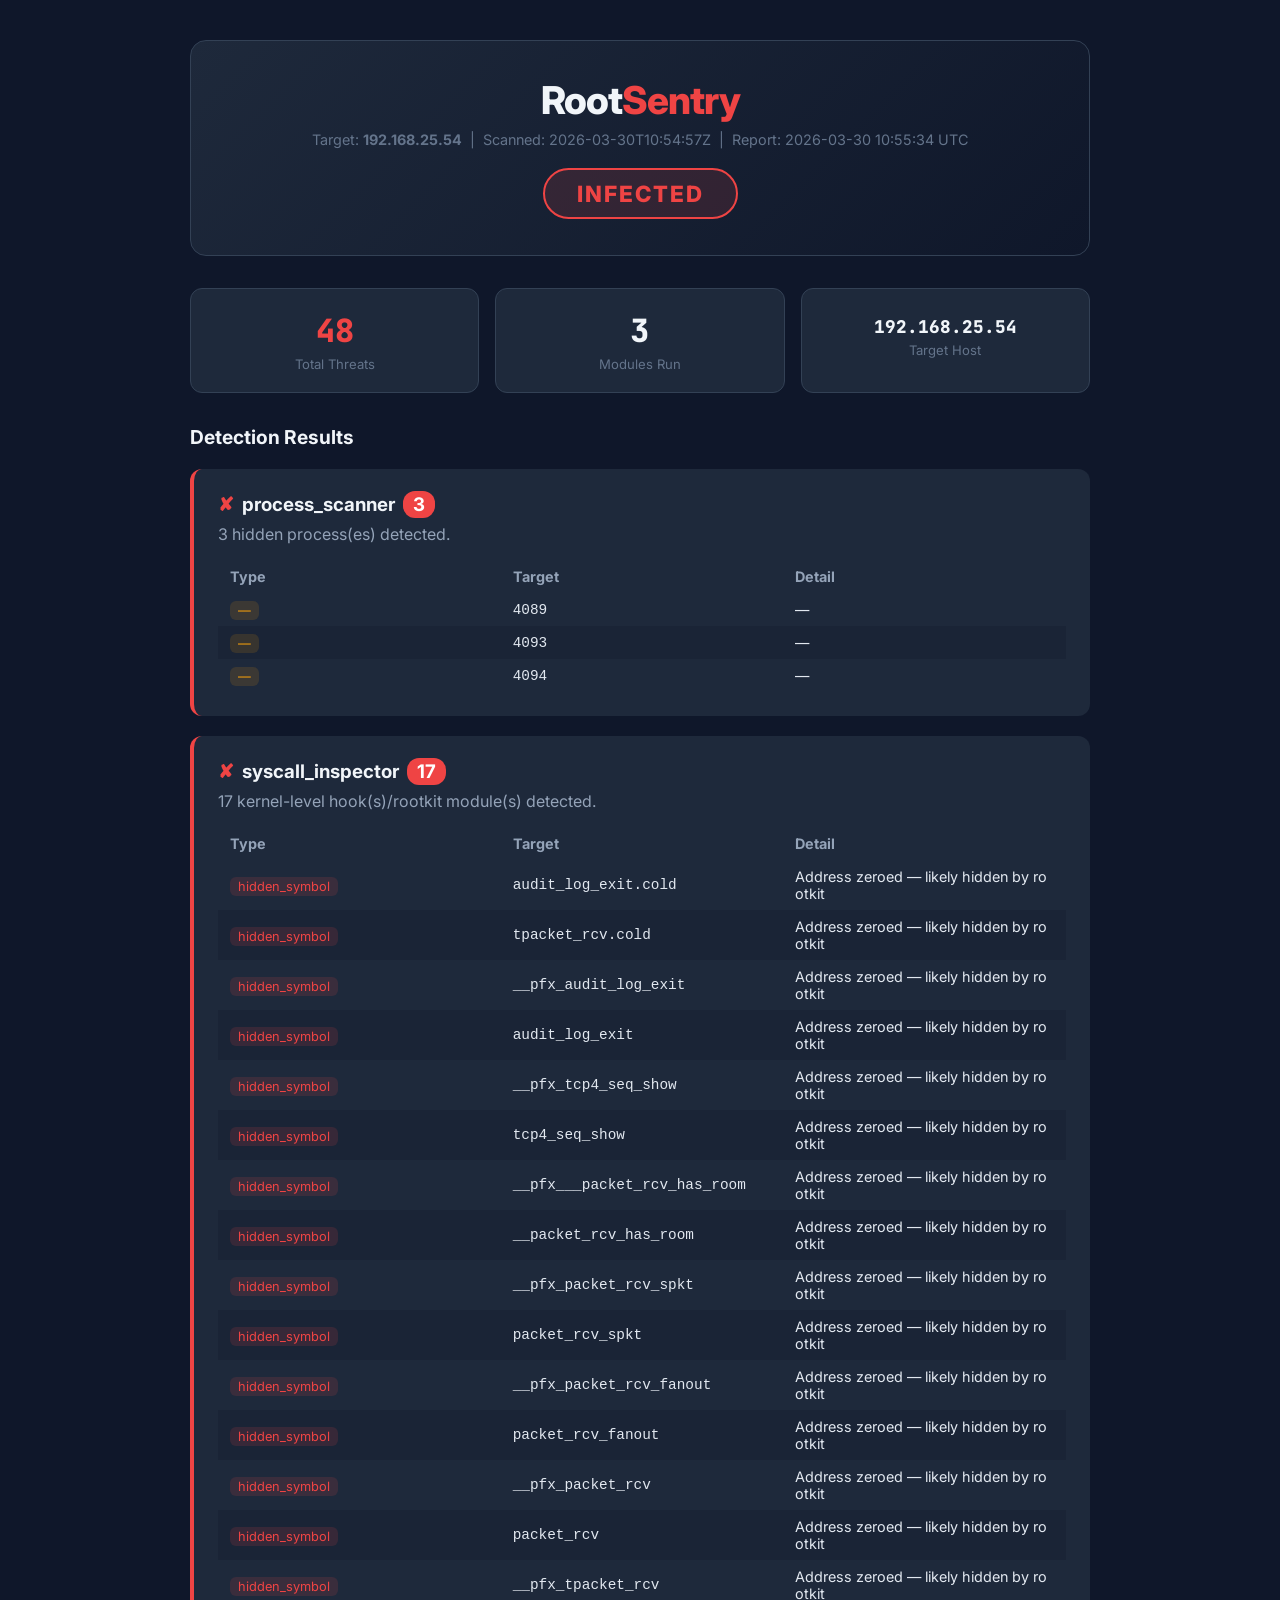
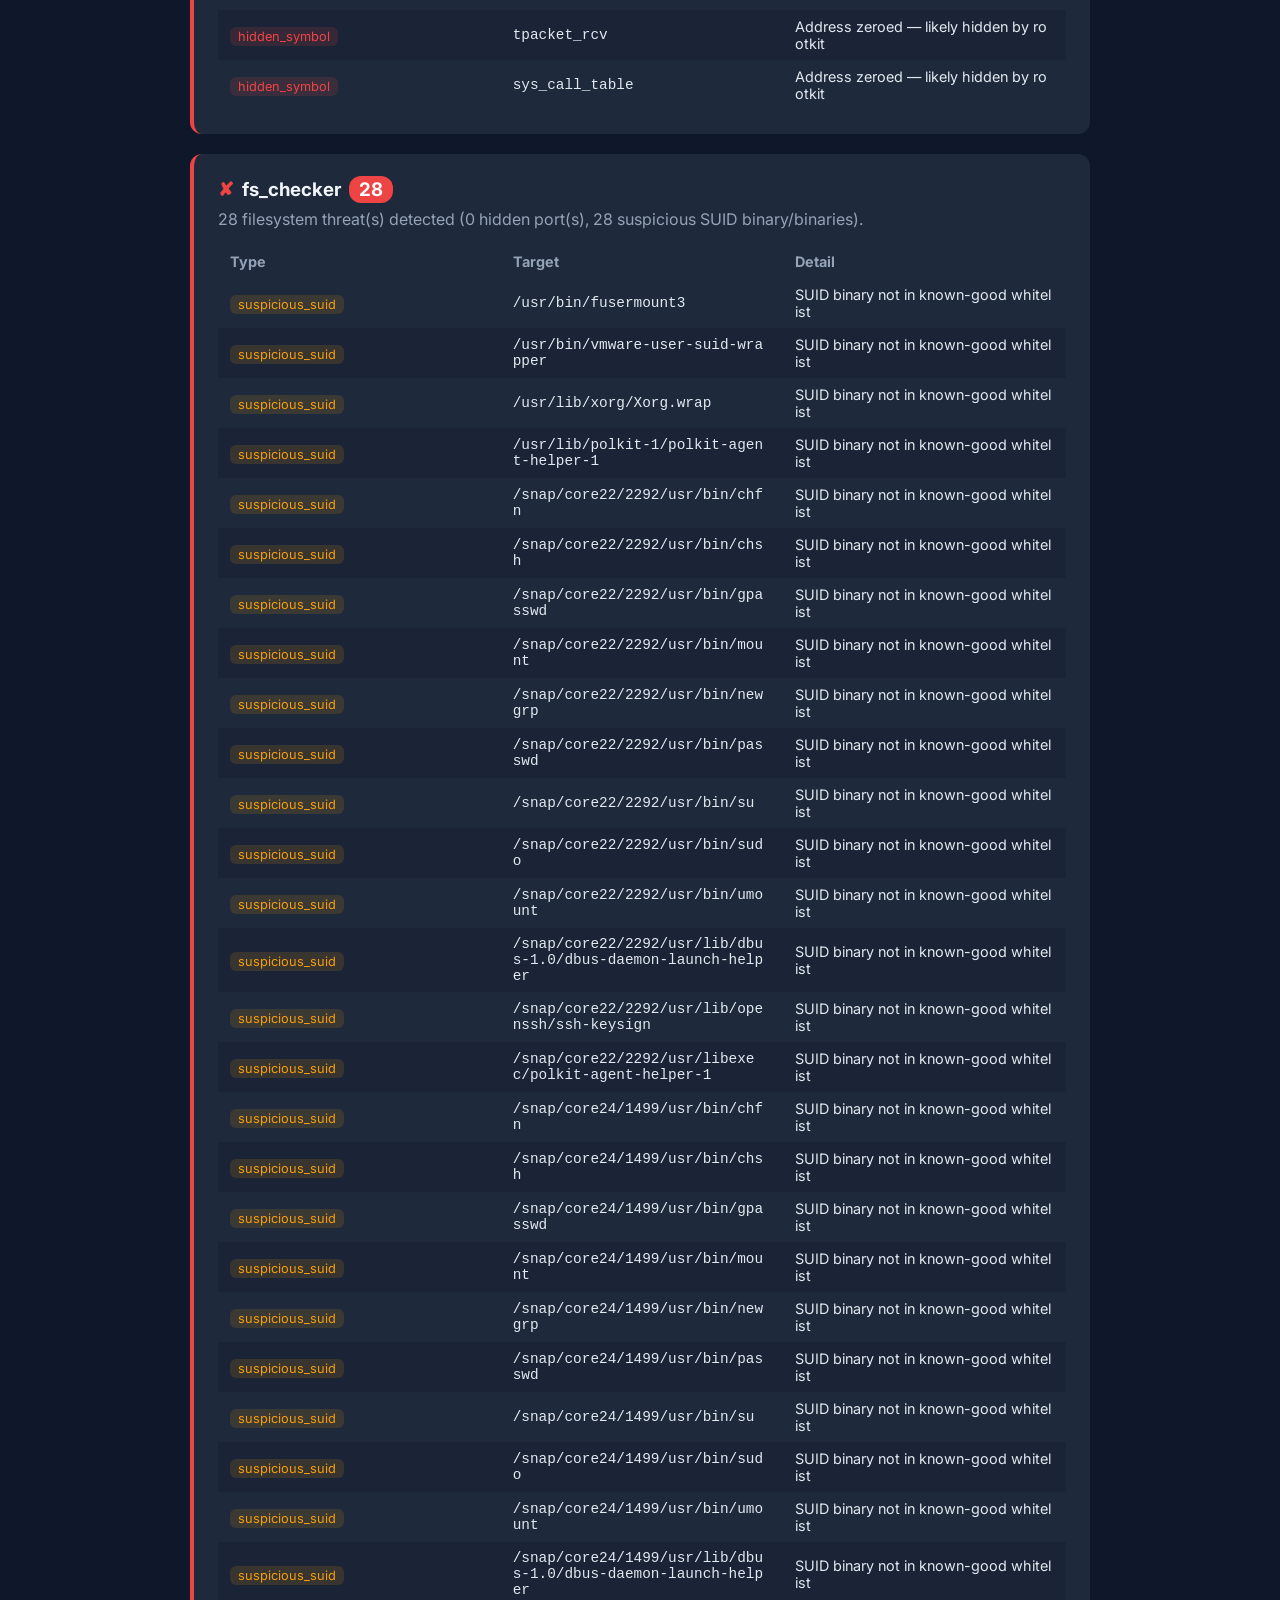
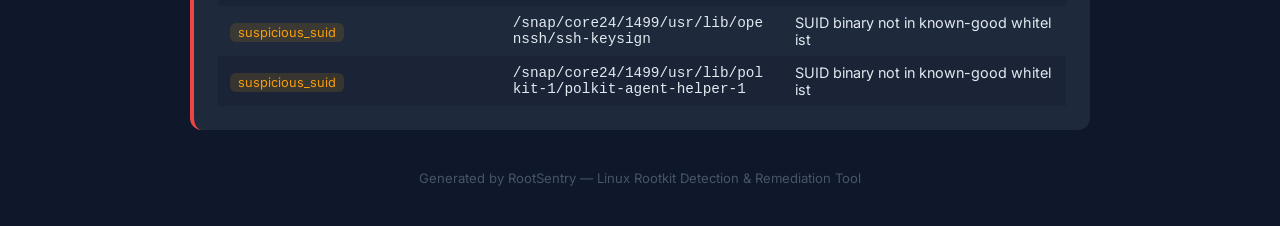
<file: reports/report_192_168_25_54_20260330_105534.html>
<!DOCTYPE html>
<html lang="en">
<head>
  <meta charset="UTF-8" />
  <meta name="viewport" content="width=device-width, initial-scale=1.0" />
  <title>RootSentry Report — 192.168.25.54</title>
  <link href="https://fonts.googleapis.com/css2?family=Inter:wght@400;500;600;700&family=JetBrains+Mono&display=swap" rel="stylesheet"/>
  <style>
    *, *::before, *::after { box-sizing: border-box; margin: 0; padding: 0; }
    body {
      font-family: 'Inter', sans-serif;
      background: #0f172a;
      color: #e2e8f0;
      padding: 40px 20px;
      min-height: 100vh;
    }
    .container { max-width: 900px; margin: 0 auto; }
    .header {
      background: linear-gradient(135deg, #1e293b, #0f172a);
      border: 1px solid #334155;
      border-radius: 16px;
      padding: 36px;
      margin-bottom: 32px;
      text-align: center;
    }
    .logo { font-size: 2.4rem; font-weight: 800; color: #f1f5f9; letter-spacing: -1px; }
    .logo span { color: #ef4444; }
    .meta { color: #64748b; font-size: 0.9rem; margin-top: 8px; }
    .risk-badge {
      display: inline-block;
      margin-top: 20px;
      padding: 10px 32px;
      background: #ef444422;
      border: 2px solid #ef4444;
      border-radius: 100px;
      color: #ef4444;
      font-size: 1.4rem;
      font-weight: 800;
      letter-spacing: 2px;
      text-transform: uppercase;
    }
    .stats-row {
      display: grid;
      grid-template-columns: repeat(3, 1fr);
      gap: 16px;
      margin-bottom: 32px;
    }
    .stat-card {
      background: #1e293b;
      border-radius: 12px;
      padding: 20px;
      text-align: center;
      border: 1px solid #334155;
    }
    .stat-card .value {
      font-size: 2rem;
      font-weight: 800;
      color: #f1f5f9;
      font-family: 'JetBrains Mono', monospace;
    }
    .stat-card .label { color: #64748b; font-size: 0.82rem; margin-top: 4px; }
    h2 { color: #f1f5f9; margin-bottom: 20px; font-size: 1.2rem; }
    table { table-layout: fixed; }
    table td, table th { padding: 8px 12px; word-break: break-all; }
    tr:nth-child(even) { background: #0f172a44; }
    .footer { text-align: center; color: #475569; font-size: 0.82rem; margin-top: 40px; }
  </style>
</head>
<body>
<div class="container">
  <div class="header">
    <div class="logo">Root<span>Sentry</span></div>
    <div class="meta">Target: <b>192.168.25.54</b> &nbsp;|&nbsp; Scanned: 2026-03-30T10:54:57Z &nbsp;|&nbsp; Report: 2026-03-30 10:55:34 UTC</div>
    <div class="risk-badge">infected</div>
  </div>

  <div class="stats-row">
    <div class="stat-card">
      <div class="value" style="color:#ef4444">48</div>
      <div class="label">Total Threats</div>
    </div>
    <div class="stat-card">
      <div class="value">3</div>
      <div class="label">Modules Run</div>
    </div>
    <div class="stat-card">
      <div class="value" style="font-size:1.1rem;padding-top:6px">192.168.25.54</div>
      <div class="label">Target Host</div>
    </div>
  </div>

  <h2>Detection Results</h2>
  
    <div style="background:#1e293b;border-radius:12px;padding:24px;margin-bottom:20px;
                border-left:4px solid #ef4444">
      <h3 style="margin:0 0 8px;color:#f1f5f9">
        <span style="color:#ef4444">✘</span>
        &nbsp;process_scanner
        &nbsp;<span style="background:#ef4444;padding:2px 10px;border-radius:12px;color:#fff;font-weight:700">3</span>
      </h3>
      <p style="color:#94a3b8;margin:0 0 16px">3 hidden process(es) detected.</p>
      
    <table style="width:100%;border-collapse:collapse;font-size:0.9rem">
      <thead>
        <tr style="background:#1e293b;color:#94a3b8;text-align:left">
          <th style="padding:8px 12px">Type</th>
          <th style="padding:8px 12px">Target</th>
          <th style="padding:8px 12px">Detail</th>
        </tr>
      </thead>
      <tbody>
        <tr>
          <td><span style="background:#f59e0b22;color:#f59e0b;padding:2px 8px;
              border-radius:6px;font-size:0.8rem">—</span></td>
          <td style="font-family:monospace">4089</td>
          <td>—</td>
        </tr>
        <tr>
          <td><span style="background:#f59e0b22;color:#f59e0b;padding:2px 8px;
              border-radius:6px;font-size:0.8rem">—</span></td>
          <td style="font-family:monospace">4093</td>
          <td>—</td>
        </tr>
        <tr>
          <td><span style="background:#f59e0b22;color:#f59e0b;padding:2px 8px;
              border-radius:6px;font-size:0.8rem">—</span></td>
          <td style="font-family:monospace">4094</td>
          <td>—</td>
        </tr></tbody>
    </table>
    </div>
    <div style="background:#1e293b;border-radius:12px;padding:24px;margin-bottom:20px;
                border-left:4px solid #ef4444">
      <h3 style="margin:0 0 8px;color:#f1f5f9">
        <span style="color:#ef4444">✘</span>
        &nbsp;syscall_inspector
        &nbsp;<span style="background:#ef4444;padding:2px 10px;border-radius:12px;color:#fff;font-weight:700">17</span>
      </h3>
      <p style="color:#94a3b8;margin:0 0 16px">17 kernel-level hook(s)/rootkit module(s) detected.</p>
      
    <table style="width:100%;border-collapse:collapse;font-size:0.9rem">
      <thead>
        <tr style="background:#1e293b;color:#94a3b8;text-align:left">
          <th style="padding:8px 12px">Type</th>
          <th style="padding:8px 12px">Target</th>
          <th style="padding:8px 12px">Detail</th>
        </tr>
      </thead>
      <tbody>
        <tr>
          <td><span style="background:#ef444422;color:#ef4444;padding:2px 8px;
              border-radius:6px;font-size:0.8rem">hidden_symbol</span></td>
          <td style="font-family:monospace">audit_log_exit.cold</td>
          <td>Address zeroed — likely hidden by rootkit</td>
        </tr>
        <tr>
          <td><span style="background:#ef444422;color:#ef4444;padding:2px 8px;
              border-radius:6px;font-size:0.8rem">hidden_symbol</span></td>
          <td style="font-family:monospace">tpacket_rcv.cold</td>
          <td>Address zeroed — likely hidden by rootkit</td>
        </tr>
        <tr>
          <td><span style="background:#ef444422;color:#ef4444;padding:2px 8px;
              border-radius:6px;font-size:0.8rem">hidden_symbol</span></td>
          <td style="font-family:monospace">__pfx_audit_log_exit</td>
          <td>Address zeroed — likely hidden by rootkit</td>
        </tr>
        <tr>
          <td><span style="background:#ef444422;color:#ef4444;padding:2px 8px;
              border-radius:6px;font-size:0.8rem">hidden_symbol</span></td>
          <td style="font-family:monospace">audit_log_exit</td>
          <td>Address zeroed — likely hidden by rootkit</td>
        </tr>
        <tr>
          <td><span style="background:#ef444422;color:#ef4444;padding:2px 8px;
              border-radius:6px;font-size:0.8rem">hidden_symbol</span></td>
          <td style="font-family:monospace">__pfx_tcp4_seq_show</td>
          <td>Address zeroed — likely hidden by rootkit</td>
        </tr>
        <tr>
          <td><span style="background:#ef444422;color:#ef4444;padding:2px 8px;
              border-radius:6px;font-size:0.8rem">hidden_symbol</span></td>
          <td style="font-family:monospace">tcp4_seq_show</td>
          <td>Address zeroed — likely hidden by rootkit</td>
        </tr>
        <tr>
          <td><span style="background:#ef444422;color:#ef4444;padding:2px 8px;
              border-radius:6px;font-size:0.8rem">hidden_symbol</span></td>
          <td style="font-family:monospace">__pfx___packet_rcv_has_room</td>
          <td>Address zeroed — likely hidden by rootkit</td>
        </tr>
        <tr>
          <td><span style="background:#ef444422;color:#ef4444;padding:2px 8px;
              border-radius:6px;font-size:0.8rem">hidden_symbol</span></td>
          <td style="font-family:monospace">__packet_rcv_has_room</td>
          <td>Address zeroed — likely hidden by rootkit</td>
        </tr>
        <tr>
          <td><span style="background:#ef444422;color:#ef4444;padding:2px 8px;
              border-radius:6px;font-size:0.8rem">hidden_symbol</span></td>
          <td style="font-family:monospace">__pfx_packet_rcv_spkt</td>
          <td>Address zeroed — likely hidden by rootkit</td>
        </tr>
        <tr>
          <td><span style="background:#ef444422;color:#ef4444;padding:2px 8px;
              border-radius:6px;font-size:0.8rem">hidden_symbol</span></td>
          <td style="font-family:monospace">packet_rcv_spkt</td>
          <td>Address zeroed — likely hidden by rootkit</td>
        </tr>
        <tr>
          <td><span style="background:#ef444422;color:#ef4444;padding:2px 8px;
              border-radius:6px;font-size:0.8rem">hidden_symbol</span></td>
          <td style="font-family:monospace">__pfx_packet_rcv_fanout</td>
          <td>Address zeroed — likely hidden by rootkit</td>
        </tr>
        <tr>
          <td><span style="background:#ef444422;color:#ef4444;padding:2px 8px;
              border-radius:6px;font-size:0.8rem">hidden_symbol</span></td>
          <td style="font-family:monospace">packet_rcv_fanout</td>
          <td>Address zeroed — likely hidden by rootkit</td>
        </tr>
        <tr>
          <td><span style="background:#ef444422;color:#ef4444;padding:2px 8px;
              border-radius:6px;font-size:0.8rem">hidden_symbol</span></td>
          <td style="font-family:monospace">__pfx_packet_rcv</td>
          <td>Address zeroed — likely hidden by rootkit</td>
        </tr>
        <tr>
          <td><span style="background:#ef444422;color:#ef4444;padding:2px 8px;
              border-radius:6px;font-size:0.8rem">hidden_symbol</span></td>
          <td style="font-family:monospace">packet_rcv</td>
          <td>Address zeroed — likely hidden by rootkit</td>
        </tr>
        <tr>
          <td><span style="background:#ef444422;color:#ef4444;padding:2px 8px;
              border-radius:6px;font-size:0.8rem">hidden_symbol</span></td>
          <td style="font-family:monospace">__pfx_tpacket_rcv</td>
          <td>Address zeroed — likely hidden by rootkit</td>
        </tr>
        <tr>
          <td><span style="background:#ef444422;color:#ef4444;padding:2px 8px;
              border-radius:6px;font-size:0.8rem">hidden_symbol</span></td>
          <td style="font-family:monospace">tpacket_rcv</td>
          <td>Address zeroed — likely hidden by rootkit</td>
        </tr>
        <tr>
          <td><span style="background:#ef444422;color:#ef4444;padding:2px 8px;
              border-radius:6px;font-size:0.8rem">hidden_symbol</span></td>
          <td style="font-family:monospace">sys_call_table</td>
          <td>Address zeroed — likely hidden by rootkit</td>
        </tr></tbody>
    </table>
    </div>
    <div style="background:#1e293b;border-radius:12px;padding:24px;margin-bottom:20px;
                border-left:4px solid #ef4444">
      <h3 style="margin:0 0 8px;color:#f1f5f9">
        <span style="color:#ef4444">✘</span>
        &nbsp;fs_checker
        &nbsp;<span style="background:#ef4444;padding:2px 10px;border-radius:12px;color:#fff;font-weight:700">28</span>
      </h3>
      <p style="color:#94a3b8;margin:0 0 16px">28 filesystem threat(s) detected (0 hidden port(s), 28 suspicious SUID binary/binaries).</p>
      
    <table style="width:100%;border-collapse:collapse;font-size:0.9rem">
      <thead>
        <tr style="background:#1e293b;color:#94a3b8;text-align:left">
          <th style="padding:8px 12px">Type</th>
          <th style="padding:8px 12px">Target</th>
          <th style="padding:8px 12px">Detail</th>
        </tr>
      </thead>
      <tbody>
        <tr>
          <td><span style="background:#f59e0b22;color:#f59e0b;padding:2px 8px;
              border-radius:6px;font-size:0.8rem">suspicious_suid</span></td>
          <td style="font-family:monospace">/usr/bin/fusermount3</td>
          <td>SUID binary not in known-good whitelist</td>
        </tr>
        <tr>
          <td><span style="background:#f59e0b22;color:#f59e0b;padding:2px 8px;
              border-radius:6px;font-size:0.8rem">suspicious_suid</span></td>
          <td style="font-family:monospace">/usr/bin/vmware-user-suid-wrapper</td>
          <td>SUID binary not in known-good whitelist</td>
        </tr>
        <tr>
          <td><span style="background:#f59e0b22;color:#f59e0b;padding:2px 8px;
              border-radius:6px;font-size:0.8rem">suspicious_suid</span></td>
          <td style="font-family:monospace">/usr/lib/xorg/Xorg.wrap</td>
          <td>SUID binary not in known-good whitelist</td>
        </tr>
        <tr>
          <td><span style="background:#f59e0b22;color:#f59e0b;padding:2px 8px;
              border-radius:6px;font-size:0.8rem">suspicious_suid</span></td>
          <td style="font-family:monospace">/usr/lib/polkit-1/polkit-agent-helper-1</td>
          <td>SUID binary not in known-good whitelist</td>
        </tr>
        <tr>
          <td><span style="background:#f59e0b22;color:#f59e0b;padding:2px 8px;
              border-radius:6px;font-size:0.8rem">suspicious_suid</span></td>
          <td style="font-family:monospace">/snap/core22/2292/usr/bin/chfn</td>
          <td>SUID binary not in known-good whitelist</td>
        </tr>
        <tr>
          <td><span style="background:#f59e0b22;color:#f59e0b;padding:2px 8px;
              border-radius:6px;font-size:0.8rem">suspicious_suid</span></td>
          <td style="font-family:monospace">/snap/core22/2292/usr/bin/chsh</td>
          <td>SUID binary not in known-good whitelist</td>
        </tr>
        <tr>
          <td><span style="background:#f59e0b22;color:#f59e0b;padding:2px 8px;
              border-radius:6px;font-size:0.8rem">suspicious_suid</span></td>
          <td style="font-family:monospace">/snap/core22/2292/usr/bin/gpasswd</td>
          <td>SUID binary not in known-good whitelist</td>
        </tr>
        <tr>
          <td><span style="background:#f59e0b22;color:#f59e0b;padding:2px 8px;
              border-radius:6px;font-size:0.8rem">suspicious_suid</span></td>
          <td style="font-family:monospace">/snap/core22/2292/usr/bin/mount</td>
          <td>SUID binary not in known-good whitelist</td>
        </tr>
        <tr>
          <td><span style="background:#f59e0b22;color:#f59e0b;padding:2px 8px;
              border-radius:6px;font-size:0.8rem">suspicious_suid</span></td>
          <td style="font-family:monospace">/snap/core22/2292/usr/bin/newgrp</td>
          <td>SUID binary not in known-good whitelist</td>
        </tr>
        <tr>
          <td><span style="background:#f59e0b22;color:#f59e0b;padding:2px 8px;
              border-radius:6px;font-size:0.8rem">suspicious_suid</span></td>
          <td style="font-family:monospace">/snap/core22/2292/usr/bin/passwd</td>
          <td>SUID binary not in known-good whitelist</td>
        </tr>
        <tr>
          <td><span style="background:#f59e0b22;color:#f59e0b;padding:2px 8px;
              border-radius:6px;font-size:0.8rem">suspicious_suid</span></td>
          <td style="font-family:monospace">/snap/core22/2292/usr/bin/su</td>
          <td>SUID binary not in known-good whitelist</td>
        </tr>
        <tr>
          <td><span style="background:#f59e0b22;color:#f59e0b;padding:2px 8px;
              border-radius:6px;font-size:0.8rem">suspicious_suid</span></td>
          <td style="font-family:monospace">/snap/core22/2292/usr/bin/sudo</td>
          <td>SUID binary not in known-good whitelist</td>
        </tr>
        <tr>
          <td><span style="background:#f59e0b22;color:#f59e0b;padding:2px 8px;
              border-radius:6px;font-size:0.8rem">suspicious_suid</span></td>
          <td style="font-family:monospace">/snap/core22/2292/usr/bin/umount</td>
          <td>SUID binary not in known-good whitelist</td>
        </tr>
        <tr>
          <td><span style="background:#f59e0b22;color:#f59e0b;padding:2px 8px;
              border-radius:6px;font-size:0.8rem">suspicious_suid</span></td>
          <td style="font-family:monospace">/snap/core22/2292/usr/lib/dbus-1.0/dbus-daemon-launch-helper</td>
          <td>SUID binary not in known-good whitelist</td>
        </tr>
        <tr>
          <td><span style="background:#f59e0b22;color:#f59e0b;padding:2px 8px;
              border-radius:6px;font-size:0.8rem">suspicious_suid</span></td>
          <td style="font-family:monospace">/snap/core22/2292/usr/lib/openssh/ssh-keysign</td>
          <td>SUID binary not in known-good whitelist</td>
        </tr>
        <tr>
          <td><span style="background:#f59e0b22;color:#f59e0b;padding:2px 8px;
              border-radius:6px;font-size:0.8rem">suspicious_suid</span></td>
          <td style="font-family:monospace">/snap/core22/2292/usr/libexec/polkit-agent-helper-1</td>
          <td>SUID binary not in known-good whitelist</td>
        </tr>
        <tr>
          <td><span style="background:#f59e0b22;color:#f59e0b;padding:2px 8px;
              border-radius:6px;font-size:0.8rem">suspicious_suid</span></td>
          <td style="font-family:monospace">/snap/core24/1499/usr/bin/chfn</td>
          <td>SUID binary not in known-good whitelist</td>
        </tr>
        <tr>
          <td><span style="background:#f59e0b22;color:#f59e0b;padding:2px 8px;
              border-radius:6px;font-size:0.8rem">suspicious_suid</span></td>
          <td style="font-family:monospace">/snap/core24/1499/usr/bin/chsh</td>
          <td>SUID binary not in known-good whitelist</td>
        </tr>
        <tr>
          <td><span style="background:#f59e0b22;color:#f59e0b;padding:2px 8px;
              border-radius:6px;font-size:0.8rem">suspicious_suid</span></td>
          <td style="font-family:monospace">/snap/core24/1499/usr/bin/gpasswd</td>
          <td>SUID binary not in known-good whitelist</td>
        </tr>
        <tr>
          <td><span style="background:#f59e0b22;color:#f59e0b;padding:2px 8px;
              border-radius:6px;font-size:0.8rem">suspicious_suid</span></td>
          <td style="font-family:monospace">/snap/core24/1499/usr/bin/mount</td>
          <td>SUID binary not in known-good whitelist</td>
        </tr>
        <tr>
          <td><span style="background:#f59e0b22;color:#f59e0b;padding:2px 8px;
              border-radius:6px;font-size:0.8rem">suspicious_suid</span></td>
          <td style="font-family:monospace">/snap/core24/1499/usr/bin/newgrp</td>
          <td>SUID binary not in known-good whitelist</td>
        </tr>
        <tr>
          <td><span style="background:#f59e0b22;color:#f59e0b;padding:2px 8px;
              border-radius:6px;font-size:0.8rem">suspicious_suid</span></td>
          <td style="font-family:monospace">/snap/core24/1499/usr/bin/passwd</td>
          <td>SUID binary not in known-good whitelist</td>
        </tr>
        <tr>
          <td><span style="background:#f59e0b22;color:#f59e0b;padding:2px 8px;
              border-radius:6px;font-size:0.8rem">suspicious_suid</span></td>
          <td style="font-family:monospace">/snap/core24/1499/usr/bin/su</td>
          <td>SUID binary not in known-good whitelist</td>
        </tr>
        <tr>
          <td><span style="background:#f59e0b22;color:#f59e0b;padding:2px 8px;
              border-radius:6px;font-size:0.8rem">suspicious_suid</span></td>
          <td style="font-family:monospace">/snap/core24/1499/usr/bin/sudo</td>
          <td>SUID binary not in known-good whitelist</td>
        </tr>
        <tr>
          <td><span style="background:#f59e0b22;color:#f59e0b;padding:2px 8px;
              border-radius:6px;font-size:0.8rem">suspicious_suid</span></td>
          <td style="font-family:monospace">/snap/core24/1499/usr/bin/umount</td>
          <td>SUID binary not in known-good whitelist</td>
        </tr>
        <tr>
          <td><span style="background:#f59e0b22;color:#f59e0b;padding:2px 8px;
              border-radius:6px;font-size:0.8rem">suspicious_suid</span></td>
          <td style="font-family:monospace">/snap/core24/1499/usr/lib/dbus-1.0/dbus-daemon-launch-helper</td>
          <td>SUID binary not in known-good whitelist</td>
        </tr>
        <tr>
          <td><span style="background:#f59e0b22;color:#f59e0b;padding:2px 8px;
              border-radius:6px;font-size:0.8rem">suspicious_suid</span></td>
          <td style="font-family:monospace">/snap/core24/1499/usr/lib/openssh/ssh-keysign</td>
          <td>SUID binary not in known-good whitelist</td>
        </tr>
        <tr>
          <td><span style="background:#f59e0b22;color:#f59e0b;padding:2px 8px;
              border-radius:6px;font-size:0.8rem">suspicious_suid</span></td>
          <td style="font-family:monospace">/snap/core24/1499/usr/lib/polkit-1/polkit-agent-helper-1</td>
          <td>SUID binary not in known-good whitelist</td>
        </tr></tbody>
    </table>
    </div>

  

  <div class="footer">
    Generated by RootSentry &mdash; Linux Rootkit Detection &amp; Remediation Tool
  </div>
</div>
</body>
</html>
</file>
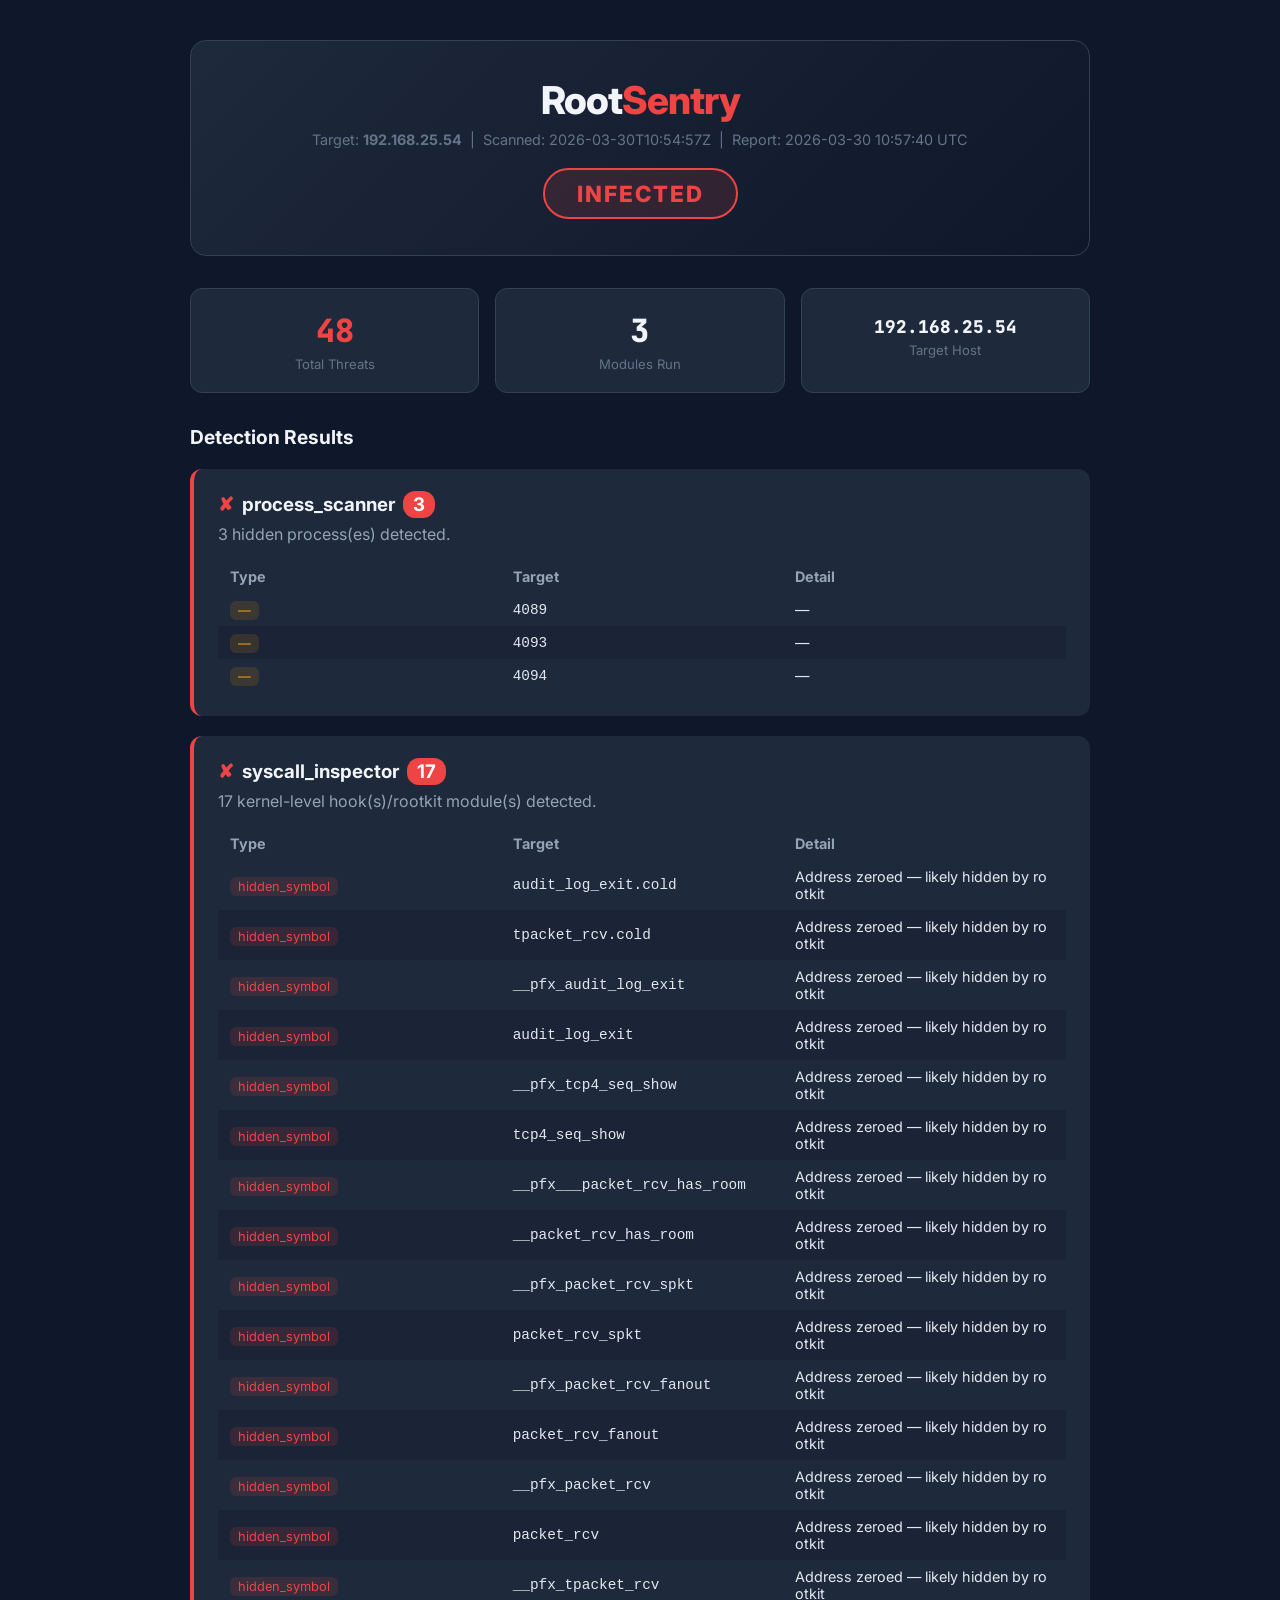
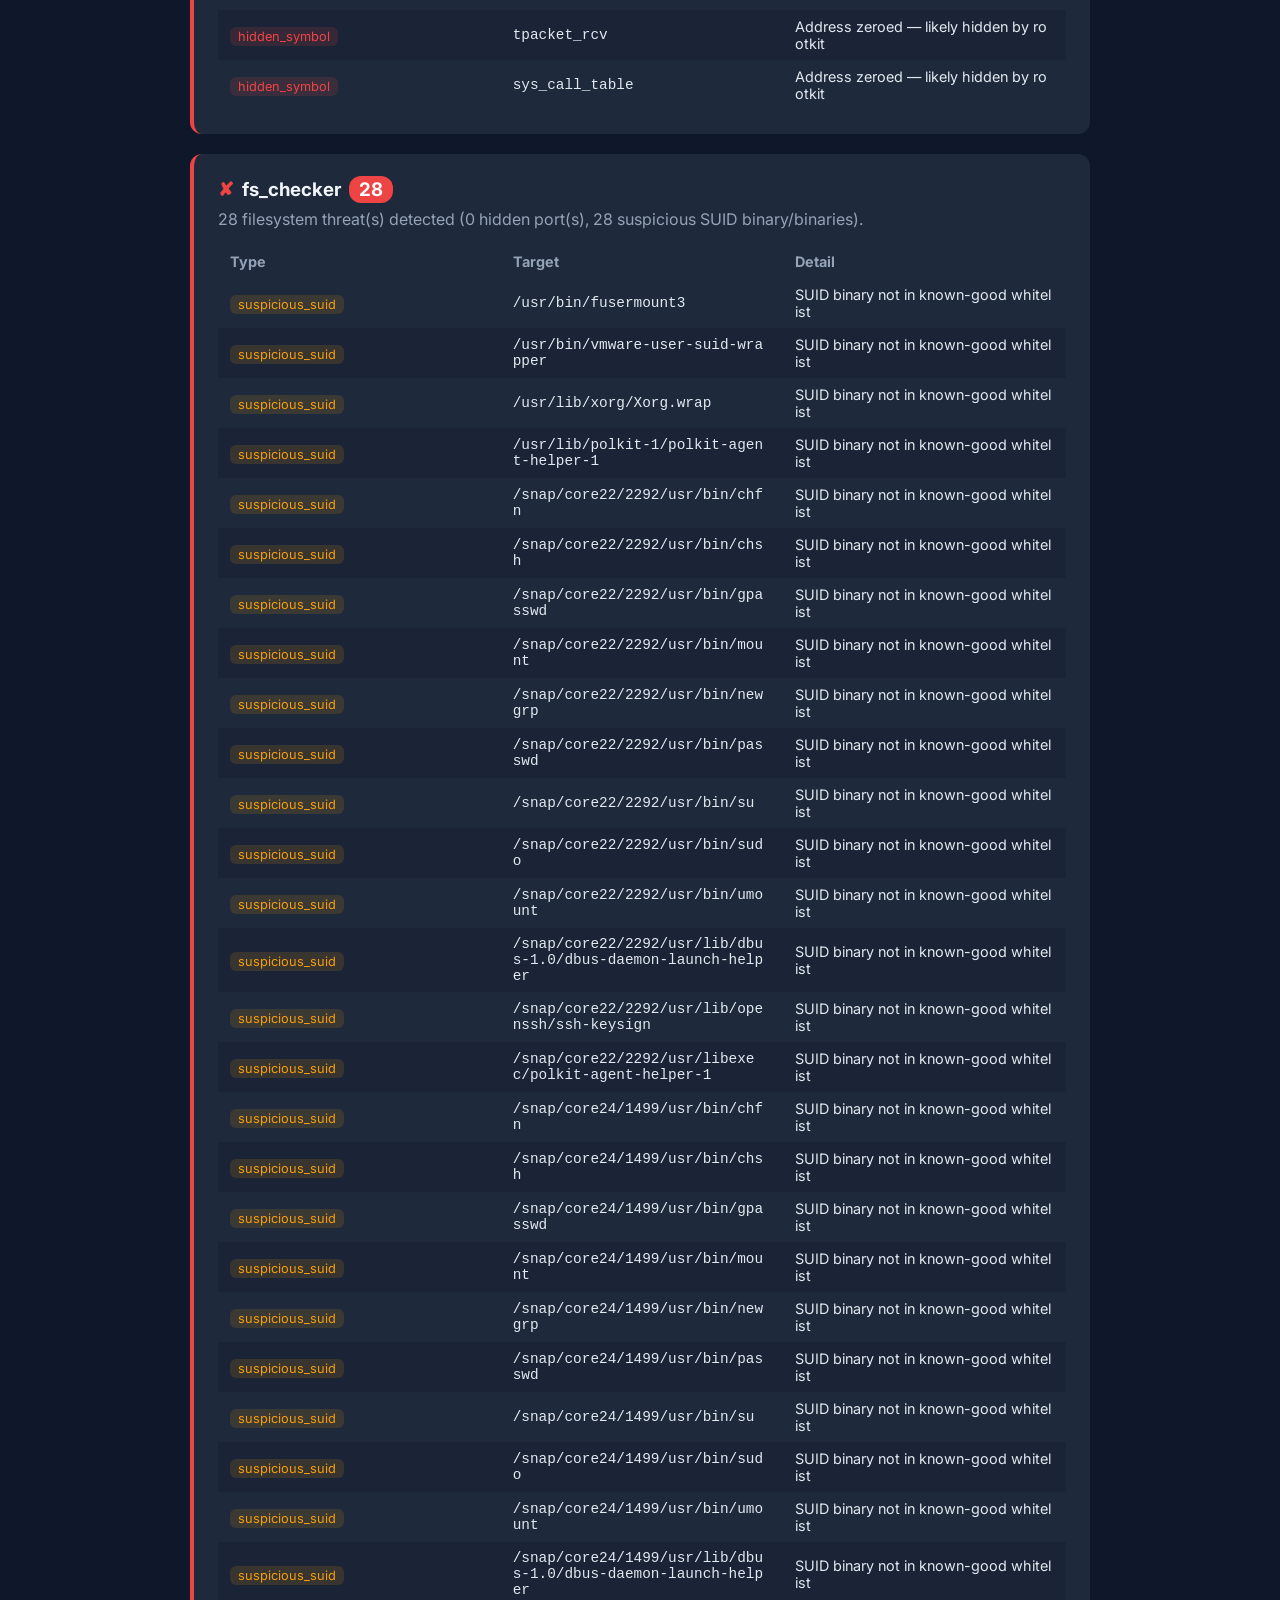
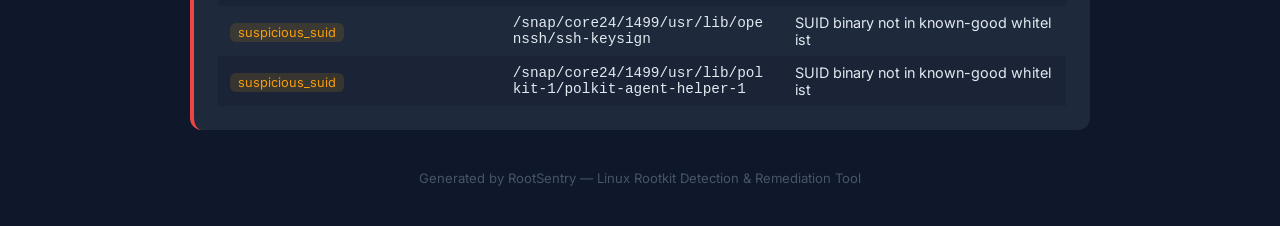
<file: reports/report_192_168_25_54_20260330_105740.html>
<!DOCTYPE html>
<html lang="en">
<head>
  <meta charset="UTF-8" />
  <meta name="viewport" content="width=device-width, initial-scale=1.0" />
  <title>RootSentry Report — 192.168.25.54</title>
  <link href="https://fonts.googleapis.com/css2?family=Inter:wght@400;500;600;700&family=JetBrains+Mono&display=swap" rel="stylesheet"/>
  <style>
    *, *::before, *::after { box-sizing: border-box; margin: 0; padding: 0; }
    body {
      font-family: 'Inter', sans-serif;
      background: #0f172a;
      color: #e2e8f0;
      padding: 40px 20px;
      min-height: 100vh;
    }
    .container { max-width: 900px; margin: 0 auto; }
    .header {
      background: linear-gradient(135deg, #1e293b, #0f172a);
      border: 1px solid #334155;
      border-radius: 16px;
      padding: 36px;
      margin-bottom: 32px;
      text-align: center;
    }
    .logo { font-size: 2.4rem; font-weight: 800; color: #f1f5f9; letter-spacing: -1px; }
    .logo span { color: #ef4444; }
    .meta { color: #64748b; font-size: 0.9rem; margin-top: 8px; }
    .risk-badge {
      display: inline-block;
      margin-top: 20px;
      padding: 10px 32px;
      background: #ef444422;
      border: 2px solid #ef4444;
      border-radius: 100px;
      color: #ef4444;
      font-size: 1.4rem;
      font-weight: 800;
      letter-spacing: 2px;
      text-transform: uppercase;
    }
    .stats-row {
      display: grid;
      grid-template-columns: repeat(3, 1fr);
      gap: 16px;
      margin-bottom: 32px;
    }
    .stat-card {
      background: #1e293b;
      border-radius: 12px;
      padding: 20px;
      text-align: center;
      border: 1px solid #334155;
    }
    .stat-card .value {
      font-size: 2rem;
      font-weight: 800;
      color: #f1f5f9;
      font-family: 'JetBrains Mono', monospace;
    }
    .stat-card .label { color: #64748b; font-size: 0.82rem; margin-top: 4px; }
    h2 { color: #f1f5f9; margin-bottom: 20px; font-size: 1.2rem; }
    table { table-layout: fixed; }
    table td, table th { padding: 8px 12px; word-break: break-all; }
    tr:nth-child(even) { background: #0f172a44; }
    .footer { text-align: center; color: #475569; font-size: 0.82rem; margin-top: 40px; }
  </style>
</head>
<body>
<div class="container">
  <div class="header">
    <div class="logo">Root<span>Sentry</span></div>
    <div class="meta">Target: <b>192.168.25.54</b> &nbsp;|&nbsp; Scanned: 2026-03-30T10:54:57Z &nbsp;|&nbsp; Report: 2026-03-30 10:57:40 UTC</div>
    <div class="risk-badge">infected</div>
  </div>

  <div class="stats-row">
    <div class="stat-card">
      <div class="value" style="color:#ef4444">48</div>
      <div class="label">Total Threats</div>
    </div>
    <div class="stat-card">
      <div class="value">3</div>
      <div class="label">Modules Run</div>
    </div>
    <div class="stat-card">
      <div class="value" style="font-size:1.1rem;padding-top:6px">192.168.25.54</div>
      <div class="label">Target Host</div>
    </div>
  </div>

  <h2>Detection Results</h2>
  
    <div style="background:#1e293b;border-radius:12px;padding:24px;margin-bottom:20px;
                border-left:4px solid #ef4444">
      <h3 style="margin:0 0 8px;color:#f1f5f9">
        <span style="color:#ef4444">✘</span>
        &nbsp;process_scanner
        &nbsp;<span style="background:#ef4444;padding:2px 10px;border-radius:12px;color:#fff;font-weight:700">3</span>
      </h3>
      <p style="color:#94a3b8;margin:0 0 16px">3 hidden process(es) detected.</p>
      
    <table style="width:100%;border-collapse:collapse;font-size:0.9rem">
      <thead>
        <tr style="background:#1e293b;color:#94a3b8;text-align:left">
          <th style="padding:8px 12px">Type</th>
          <th style="padding:8px 12px">Target</th>
          <th style="padding:8px 12px">Detail</th>
        </tr>
      </thead>
      <tbody>
        <tr>
          <td><span style="background:#f59e0b22;color:#f59e0b;padding:2px 8px;
              border-radius:6px;font-size:0.8rem">—</span></td>
          <td style="font-family:monospace">4089</td>
          <td>—</td>
        </tr>
        <tr>
          <td><span style="background:#f59e0b22;color:#f59e0b;padding:2px 8px;
              border-radius:6px;font-size:0.8rem">—</span></td>
          <td style="font-family:monospace">4093</td>
          <td>—</td>
        </tr>
        <tr>
          <td><span style="background:#f59e0b22;color:#f59e0b;padding:2px 8px;
              border-radius:6px;font-size:0.8rem">—</span></td>
          <td style="font-family:monospace">4094</td>
          <td>—</td>
        </tr></tbody>
    </table>
    </div>
    <div style="background:#1e293b;border-radius:12px;padding:24px;margin-bottom:20px;
                border-left:4px solid #ef4444">
      <h3 style="margin:0 0 8px;color:#f1f5f9">
        <span style="color:#ef4444">✘</span>
        &nbsp;syscall_inspector
        &nbsp;<span style="background:#ef4444;padding:2px 10px;border-radius:12px;color:#fff;font-weight:700">17</span>
      </h3>
      <p style="color:#94a3b8;margin:0 0 16px">17 kernel-level hook(s)/rootkit module(s) detected.</p>
      
    <table style="width:100%;border-collapse:collapse;font-size:0.9rem">
      <thead>
        <tr style="background:#1e293b;color:#94a3b8;text-align:left">
          <th style="padding:8px 12px">Type</th>
          <th style="padding:8px 12px">Target</th>
          <th style="padding:8px 12px">Detail</th>
        </tr>
      </thead>
      <tbody>
        <tr>
          <td><span style="background:#ef444422;color:#ef4444;padding:2px 8px;
              border-radius:6px;font-size:0.8rem">hidden_symbol</span></td>
          <td style="font-family:monospace">audit_log_exit.cold</td>
          <td>Address zeroed — likely hidden by rootkit</td>
        </tr>
        <tr>
          <td><span style="background:#ef444422;color:#ef4444;padding:2px 8px;
              border-radius:6px;font-size:0.8rem">hidden_symbol</span></td>
          <td style="font-family:monospace">tpacket_rcv.cold</td>
          <td>Address zeroed — likely hidden by rootkit</td>
        </tr>
        <tr>
          <td><span style="background:#ef444422;color:#ef4444;padding:2px 8px;
              border-radius:6px;font-size:0.8rem">hidden_symbol</span></td>
          <td style="font-family:monospace">__pfx_audit_log_exit</td>
          <td>Address zeroed — likely hidden by rootkit</td>
        </tr>
        <tr>
          <td><span style="background:#ef444422;color:#ef4444;padding:2px 8px;
              border-radius:6px;font-size:0.8rem">hidden_symbol</span></td>
          <td style="font-family:monospace">audit_log_exit</td>
          <td>Address zeroed — likely hidden by rootkit</td>
        </tr>
        <tr>
          <td><span style="background:#ef444422;color:#ef4444;padding:2px 8px;
              border-radius:6px;font-size:0.8rem">hidden_symbol</span></td>
          <td style="font-family:monospace">__pfx_tcp4_seq_show</td>
          <td>Address zeroed — likely hidden by rootkit</td>
        </tr>
        <tr>
          <td><span style="background:#ef444422;color:#ef4444;padding:2px 8px;
              border-radius:6px;font-size:0.8rem">hidden_symbol</span></td>
          <td style="font-family:monospace">tcp4_seq_show</td>
          <td>Address zeroed — likely hidden by rootkit</td>
        </tr>
        <tr>
          <td><span style="background:#ef444422;color:#ef4444;padding:2px 8px;
              border-radius:6px;font-size:0.8rem">hidden_symbol</span></td>
          <td style="font-family:monospace">__pfx___packet_rcv_has_room</td>
          <td>Address zeroed — likely hidden by rootkit</td>
        </tr>
        <tr>
          <td><span style="background:#ef444422;color:#ef4444;padding:2px 8px;
              border-radius:6px;font-size:0.8rem">hidden_symbol</span></td>
          <td style="font-family:monospace">__packet_rcv_has_room</td>
          <td>Address zeroed — likely hidden by rootkit</td>
        </tr>
        <tr>
          <td><span style="background:#ef444422;color:#ef4444;padding:2px 8px;
              border-radius:6px;font-size:0.8rem">hidden_symbol</span></td>
          <td style="font-family:monospace">__pfx_packet_rcv_spkt</td>
          <td>Address zeroed — likely hidden by rootkit</td>
        </tr>
        <tr>
          <td><span style="background:#ef444422;color:#ef4444;padding:2px 8px;
              border-radius:6px;font-size:0.8rem">hidden_symbol</span></td>
          <td style="font-family:monospace">packet_rcv_spkt</td>
          <td>Address zeroed — likely hidden by rootkit</td>
        </tr>
        <tr>
          <td><span style="background:#ef444422;color:#ef4444;padding:2px 8px;
              border-radius:6px;font-size:0.8rem">hidden_symbol</span></td>
          <td style="font-family:monospace">__pfx_packet_rcv_fanout</td>
          <td>Address zeroed — likely hidden by rootkit</td>
        </tr>
        <tr>
          <td><span style="background:#ef444422;color:#ef4444;padding:2px 8px;
              border-radius:6px;font-size:0.8rem">hidden_symbol</span></td>
          <td style="font-family:monospace">packet_rcv_fanout</td>
          <td>Address zeroed — likely hidden by rootkit</td>
        </tr>
        <tr>
          <td><span style="background:#ef444422;color:#ef4444;padding:2px 8px;
              border-radius:6px;font-size:0.8rem">hidden_symbol</span></td>
          <td style="font-family:monospace">__pfx_packet_rcv</td>
          <td>Address zeroed — likely hidden by rootkit</td>
        </tr>
        <tr>
          <td><span style="background:#ef444422;color:#ef4444;padding:2px 8px;
              border-radius:6px;font-size:0.8rem">hidden_symbol</span></td>
          <td style="font-family:monospace">packet_rcv</td>
          <td>Address zeroed — likely hidden by rootkit</td>
        </tr>
        <tr>
          <td><span style="background:#ef444422;color:#ef4444;padding:2px 8px;
              border-radius:6px;font-size:0.8rem">hidden_symbol</span></td>
          <td style="font-family:monospace">__pfx_tpacket_rcv</td>
          <td>Address zeroed — likely hidden by rootkit</td>
        </tr>
        <tr>
          <td><span style="background:#ef444422;color:#ef4444;padding:2px 8px;
              border-radius:6px;font-size:0.8rem">hidden_symbol</span></td>
          <td style="font-family:monospace">tpacket_rcv</td>
          <td>Address zeroed — likely hidden by rootkit</td>
        </tr>
        <tr>
          <td><span style="background:#ef444422;color:#ef4444;padding:2px 8px;
              border-radius:6px;font-size:0.8rem">hidden_symbol</span></td>
          <td style="font-family:monospace">sys_call_table</td>
          <td>Address zeroed — likely hidden by rootkit</td>
        </tr></tbody>
    </table>
    </div>
    <div style="background:#1e293b;border-radius:12px;padding:24px;margin-bottom:20px;
                border-left:4px solid #ef4444">
      <h3 style="margin:0 0 8px;color:#f1f5f9">
        <span style="color:#ef4444">✘</span>
        &nbsp;fs_checker
        &nbsp;<span style="background:#ef4444;padding:2px 10px;border-radius:12px;color:#fff;font-weight:700">28</span>
      </h3>
      <p style="color:#94a3b8;margin:0 0 16px">28 filesystem threat(s) detected (0 hidden port(s), 28 suspicious SUID binary/binaries).</p>
      
    <table style="width:100%;border-collapse:collapse;font-size:0.9rem">
      <thead>
        <tr style="background:#1e293b;color:#94a3b8;text-align:left">
          <th style="padding:8px 12px">Type</th>
          <th style="padding:8px 12px">Target</th>
          <th style="padding:8px 12px">Detail</th>
        </tr>
      </thead>
      <tbody>
        <tr>
          <td><span style="background:#f59e0b22;color:#f59e0b;padding:2px 8px;
              border-radius:6px;font-size:0.8rem">suspicious_suid</span></td>
          <td style="font-family:monospace">/usr/bin/fusermount3</td>
          <td>SUID binary not in known-good whitelist</td>
        </tr>
        <tr>
          <td><span style="background:#f59e0b22;color:#f59e0b;padding:2px 8px;
              border-radius:6px;font-size:0.8rem">suspicious_suid</span></td>
          <td style="font-family:monospace">/usr/bin/vmware-user-suid-wrapper</td>
          <td>SUID binary not in known-good whitelist</td>
        </tr>
        <tr>
          <td><span style="background:#f59e0b22;color:#f59e0b;padding:2px 8px;
              border-radius:6px;font-size:0.8rem">suspicious_suid</span></td>
          <td style="font-family:monospace">/usr/lib/xorg/Xorg.wrap</td>
          <td>SUID binary not in known-good whitelist</td>
        </tr>
        <tr>
          <td><span style="background:#f59e0b22;color:#f59e0b;padding:2px 8px;
              border-radius:6px;font-size:0.8rem">suspicious_suid</span></td>
          <td style="font-family:monospace">/usr/lib/polkit-1/polkit-agent-helper-1</td>
          <td>SUID binary not in known-good whitelist</td>
        </tr>
        <tr>
          <td><span style="background:#f59e0b22;color:#f59e0b;padding:2px 8px;
              border-radius:6px;font-size:0.8rem">suspicious_suid</span></td>
          <td style="font-family:monospace">/snap/core22/2292/usr/bin/chfn</td>
          <td>SUID binary not in known-good whitelist</td>
        </tr>
        <tr>
          <td><span style="background:#f59e0b22;color:#f59e0b;padding:2px 8px;
              border-radius:6px;font-size:0.8rem">suspicious_suid</span></td>
          <td style="font-family:monospace">/snap/core22/2292/usr/bin/chsh</td>
          <td>SUID binary not in known-good whitelist</td>
        </tr>
        <tr>
          <td><span style="background:#f59e0b22;color:#f59e0b;padding:2px 8px;
              border-radius:6px;font-size:0.8rem">suspicious_suid</span></td>
          <td style="font-family:monospace">/snap/core22/2292/usr/bin/gpasswd</td>
          <td>SUID binary not in known-good whitelist</td>
        </tr>
        <tr>
          <td><span style="background:#f59e0b22;color:#f59e0b;padding:2px 8px;
              border-radius:6px;font-size:0.8rem">suspicious_suid</span></td>
          <td style="font-family:monospace">/snap/core22/2292/usr/bin/mount</td>
          <td>SUID binary not in known-good whitelist</td>
        </tr>
        <tr>
          <td><span style="background:#f59e0b22;color:#f59e0b;padding:2px 8px;
              border-radius:6px;font-size:0.8rem">suspicious_suid</span></td>
          <td style="font-family:monospace">/snap/core22/2292/usr/bin/newgrp</td>
          <td>SUID binary not in known-good whitelist</td>
        </tr>
        <tr>
          <td><span style="background:#f59e0b22;color:#f59e0b;padding:2px 8px;
              border-radius:6px;font-size:0.8rem">suspicious_suid</span></td>
          <td style="font-family:monospace">/snap/core22/2292/usr/bin/passwd</td>
          <td>SUID binary not in known-good whitelist</td>
        </tr>
        <tr>
          <td><span style="background:#f59e0b22;color:#f59e0b;padding:2px 8px;
              border-radius:6px;font-size:0.8rem">suspicious_suid</span></td>
          <td style="font-family:monospace">/snap/core22/2292/usr/bin/su</td>
          <td>SUID binary not in known-good whitelist</td>
        </tr>
        <tr>
          <td><span style="background:#f59e0b22;color:#f59e0b;padding:2px 8px;
              border-radius:6px;font-size:0.8rem">suspicious_suid</span></td>
          <td style="font-family:monospace">/snap/core22/2292/usr/bin/sudo</td>
          <td>SUID binary not in known-good whitelist</td>
        </tr>
        <tr>
          <td><span style="background:#f59e0b22;color:#f59e0b;padding:2px 8px;
              border-radius:6px;font-size:0.8rem">suspicious_suid</span></td>
          <td style="font-family:monospace">/snap/core22/2292/usr/bin/umount</td>
          <td>SUID binary not in known-good whitelist</td>
        </tr>
        <tr>
          <td><span style="background:#f59e0b22;color:#f59e0b;padding:2px 8px;
              border-radius:6px;font-size:0.8rem">suspicious_suid</span></td>
          <td style="font-family:monospace">/snap/core22/2292/usr/lib/dbus-1.0/dbus-daemon-launch-helper</td>
          <td>SUID binary not in known-good whitelist</td>
        </tr>
        <tr>
          <td><span style="background:#f59e0b22;color:#f59e0b;padding:2px 8px;
              border-radius:6px;font-size:0.8rem">suspicious_suid</span></td>
          <td style="font-family:monospace">/snap/core22/2292/usr/lib/openssh/ssh-keysign</td>
          <td>SUID binary not in known-good whitelist</td>
        </tr>
        <tr>
          <td><span style="background:#f59e0b22;color:#f59e0b;padding:2px 8px;
              border-radius:6px;font-size:0.8rem">suspicious_suid</span></td>
          <td style="font-family:monospace">/snap/core22/2292/usr/libexec/polkit-agent-helper-1</td>
          <td>SUID binary not in known-good whitelist</td>
        </tr>
        <tr>
          <td><span style="background:#f59e0b22;color:#f59e0b;padding:2px 8px;
              border-radius:6px;font-size:0.8rem">suspicious_suid</span></td>
          <td style="font-family:monospace">/snap/core24/1499/usr/bin/chfn</td>
          <td>SUID binary not in known-good whitelist</td>
        </tr>
        <tr>
          <td><span style="background:#f59e0b22;color:#f59e0b;padding:2px 8px;
              border-radius:6px;font-size:0.8rem">suspicious_suid</span></td>
          <td style="font-family:monospace">/snap/core24/1499/usr/bin/chsh</td>
          <td>SUID binary not in known-good whitelist</td>
        </tr>
        <tr>
          <td><span style="background:#f59e0b22;color:#f59e0b;padding:2px 8px;
              border-radius:6px;font-size:0.8rem">suspicious_suid</span></td>
          <td style="font-family:monospace">/snap/core24/1499/usr/bin/gpasswd</td>
          <td>SUID binary not in known-good whitelist</td>
        </tr>
        <tr>
          <td><span style="background:#f59e0b22;color:#f59e0b;padding:2px 8px;
              border-radius:6px;font-size:0.8rem">suspicious_suid</span></td>
          <td style="font-family:monospace">/snap/core24/1499/usr/bin/mount</td>
          <td>SUID binary not in known-good whitelist</td>
        </tr>
        <tr>
          <td><span style="background:#f59e0b22;color:#f59e0b;padding:2px 8px;
              border-radius:6px;font-size:0.8rem">suspicious_suid</span></td>
          <td style="font-family:monospace">/snap/core24/1499/usr/bin/newgrp</td>
          <td>SUID binary not in known-good whitelist</td>
        </tr>
        <tr>
          <td><span style="background:#f59e0b22;color:#f59e0b;padding:2px 8px;
              border-radius:6px;font-size:0.8rem">suspicious_suid</span></td>
          <td style="font-family:monospace">/snap/core24/1499/usr/bin/passwd</td>
          <td>SUID binary not in known-good whitelist</td>
        </tr>
        <tr>
          <td><span style="background:#f59e0b22;color:#f59e0b;padding:2px 8px;
              border-radius:6px;font-size:0.8rem">suspicious_suid</span></td>
          <td style="font-family:monospace">/snap/core24/1499/usr/bin/su</td>
          <td>SUID binary not in known-good whitelist</td>
        </tr>
        <tr>
          <td><span style="background:#f59e0b22;color:#f59e0b;padding:2px 8px;
              border-radius:6px;font-size:0.8rem">suspicious_suid</span></td>
          <td style="font-family:monospace">/snap/core24/1499/usr/bin/sudo</td>
          <td>SUID binary not in known-good whitelist</td>
        </tr>
        <tr>
          <td><span style="background:#f59e0b22;color:#f59e0b;padding:2px 8px;
              border-radius:6px;font-size:0.8rem">suspicious_suid</span></td>
          <td style="font-family:monospace">/snap/core24/1499/usr/bin/umount</td>
          <td>SUID binary not in known-good whitelist</td>
        </tr>
        <tr>
          <td><span style="background:#f59e0b22;color:#f59e0b;padding:2px 8px;
              border-radius:6px;font-size:0.8rem">suspicious_suid</span></td>
          <td style="font-family:monospace">/snap/core24/1499/usr/lib/dbus-1.0/dbus-daemon-launch-helper</td>
          <td>SUID binary not in known-good whitelist</td>
        </tr>
        <tr>
          <td><span style="background:#f59e0b22;color:#f59e0b;padding:2px 8px;
              border-radius:6px;font-size:0.8rem">suspicious_suid</span></td>
          <td style="font-family:monospace">/snap/core24/1499/usr/lib/openssh/ssh-keysign</td>
          <td>SUID binary not in known-good whitelist</td>
        </tr>
        <tr>
          <td><span style="background:#f59e0b22;color:#f59e0b;padding:2px 8px;
              border-radius:6px;font-size:0.8rem">suspicious_suid</span></td>
          <td style="font-family:monospace">/snap/core24/1499/usr/lib/polkit-1/polkit-agent-helper-1</td>
          <td>SUID binary not in known-good whitelist</td>
        </tr></tbody>
    </table>
    </div>

  

  <div class="footer">
    Generated by RootSentry &mdash; Linux Rootkit Detection &amp; Remediation Tool
  </div>
</div>
</body>
</html>
</file>
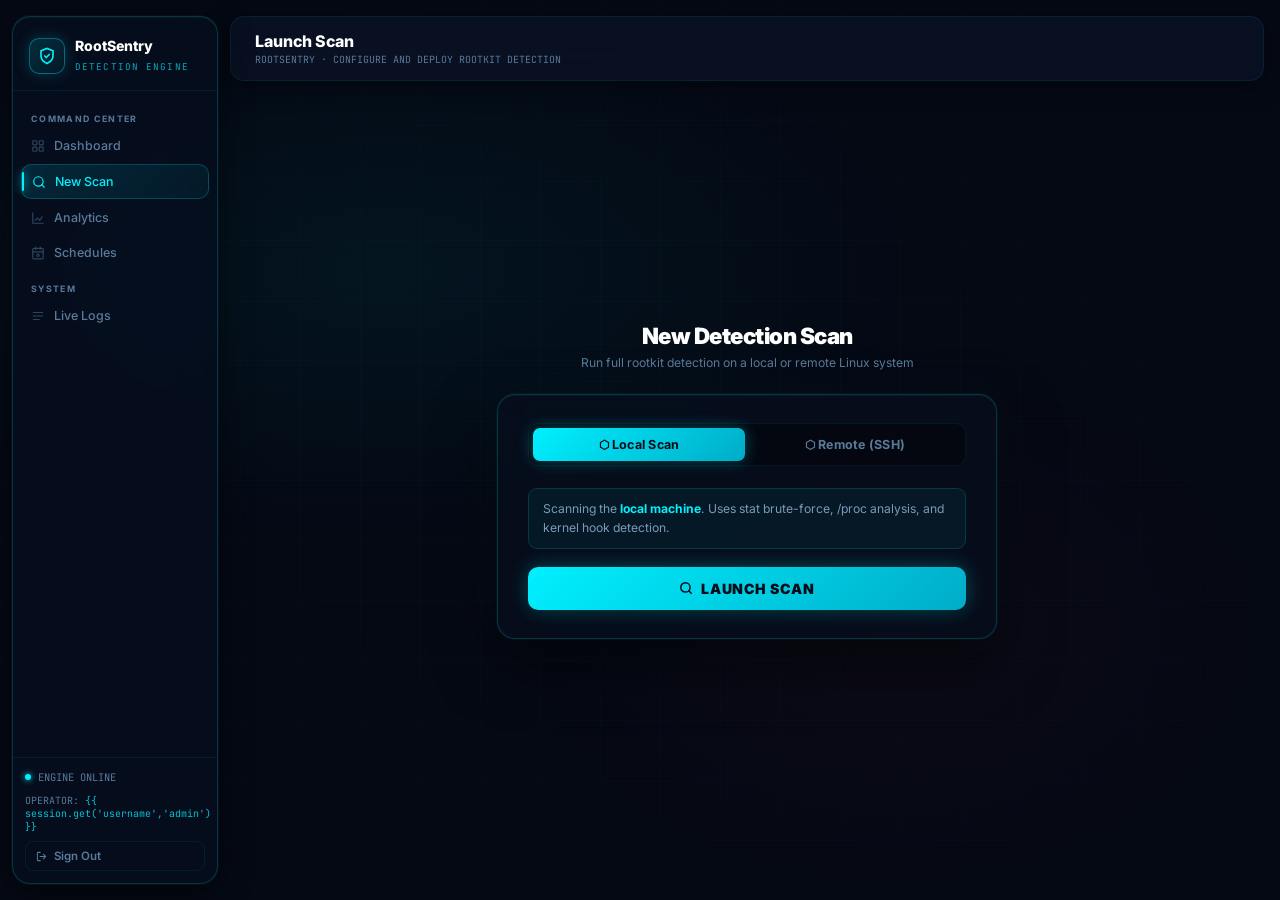
<file: templates/scan.html>
<!DOCTYPE html>
<html lang="en">
<head>
  <meta charset="UTF-8"/>
  <meta name="viewport" content="width=device-width,initial-scale=1.0"/>
  <title>RootSentry — New Scan</title>
  <link href="https://fonts.googleapis.com/css2?family=Inter:wght@300;400;500;600;700;800;900&family=JetBrains+Mono:wght@400;500;600;700&display=swap" rel="stylesheet"/>
  <style>
    *,*::before,*::after{box-sizing:border-box;margin:0;padding:0}
    :root{
      --void:#050914;--glass:rgba(8,14,30,0.72);--glass2:rgba(12,20,42,0.6);--glass3:rgba(5,10,22,0.9);
      --border:rgba(0,240,255,0.08);--border2:rgba(0,240,255,0.18);--border3:rgba(0,240,255,0.35);
      --cyan:#00F0FF;--amber:#FFB000;--red:#FF2A55;--green:#00FF9F;
      --text:#C8D8E8;--text2:#5A7A9A;--text3:#7A9AB8;--sw:230px;
    }
    html{height:100%}
    body{font-family:'Inter',sans-serif;background:var(--void);color:var(--text);min-height:100vh;display:flex;overflow-x:hidden;position:relative}
    .void-bg{position:fixed;inset:0;z-index:0;pointer-events:none}
    .void-bg::before{content:'';position:absolute;inset:0;background:radial-gradient(ellipse 70% 50% at 30% 30%,rgba(0,240,255,0.05) 0%,transparent 60%),radial-gradient(ellipse 50% 50% at 70% 70%,rgba(255,42,85,0.03) 0%,transparent 60%)}
    .void-bg::after{content:'';position:absolute;inset:0;background:repeating-linear-gradient(0deg,transparent,transparent 2px,rgba(0,240,255,0.004) 2px,rgba(0,240,255,0.004) 4px)}
    .grid{position:fixed;inset:0;z-index:0;pointer-events:none;background-image:linear-gradient(rgba(0,240,255,0.02) 1px,transparent 1px),linear-gradient(90deg,rgba(0,240,255,0.02) 1px,transparent 1px);background-size:60px 60px;mask-image:radial-gradient(ellipse 80% 80% at 50% 50%,black 30%,transparent 100%)}

    /* SIDEBAR */
    .sb{width:var(--sw);min-height:100vh;position:fixed;top:0;left:0;z-index:200;display:flex;flex-direction:column;padding:16px 12px}
    .sb-inner{flex:1;display:flex;flex-direction:column;background:var(--glass);backdrop-filter:blur(24px) saturate(1.5);-webkit-backdrop-filter:blur(24px) saturate(1.5);border:1px solid var(--border2);border-radius:18px;box-shadow:0 0 0 1px rgba(0,240,255,0.04),0 8px 32px rgba(0,0,0,.6),inset 0 1px 0 rgba(255,255,255,0.04);overflow:hidden}
    .sb-logo{padding:20px 16px 16px;display:flex;align-items:center;gap:10px;border-bottom:1px solid var(--border)}
    .sb-icon{width:36px;height:36px;background:linear-gradient(135deg,rgba(0,240,255,0.15),rgba(0,240,255,0.05));border:1px solid var(--border3);border-radius:10px;display:flex;align-items:center;justify-content:center;color:var(--cyan);box-shadow:0 0 16px rgba(0,240,255,0.2);flex-shrink:0}
    .sb-brand strong{display:block;font-size:.88rem;font-weight:800;color:#fff}
    .sb-brand span{font-size:.58rem;color:var(--cyan);font-family:'JetBrains Mono',monospace;letter-spacing:.12em;opacity:.7}
    .sb-nav{flex:1;padding:10px 8px}.sb-nav::-webkit-scrollbar{display:none}
    .sb-section{font-size:.55rem;font-weight:700;color:var(--text2);text-transform:uppercase;letter-spacing:.15em;padding:12px 10px 5px}
    .sb-item{display:flex;align-items:center;gap:9px;padding:9px 10px;border-radius:10px;color:var(--text2);text-decoration:none;font-size:.78rem;font-weight:500;transition:all .2s;margin-bottom:2px;position:relative}
    .sb-item svg{flex-shrink:0;opacity:.5;transition:all .2s}
    .sb-item:hover{background:rgba(0,240,255,0.07);color:var(--cyan);transform:translateX(2px)}
    .sb-item:hover svg,.sb-item.active svg{opacity:1;color:var(--cyan)}
    .sb-item.active{background:linear-gradient(135deg,rgba(0,240,255,0.12),rgba(0,240,255,0.05));color:var(--cyan);border:1px solid rgba(0,240,255,0.2)}
    .sb-item.active::before{content:'';position:absolute;left:0;top:20%;bottom:20%;width:2px;background:var(--cyan);border-radius:2px;box-shadow:0 0 8px var(--cyan)}
    .sb-foot{padding:12px;border-top:1px solid var(--border)}
    .sb-status{display:flex;align-items:center;gap:7px;font-size:.65rem;color:var(--text2);font-family:'JetBrains Mono',monospace;margin-bottom:10px}
    .sb-dot{width:6px;height:6px;border-radius:50%;background:var(--cyan);box-shadow:0 0 6px var(--cyan);animation:pd 2s ease-in-out infinite}
    @keyframes pd{0%,100%{opacity:1}50%{opacity:.4}}
    .user-tag{font-size:.62rem;color:var(--text2);font-family:'JetBrains Mono',monospace;margin-bottom:8px}
    .user-tag span{color:var(--cyan);opacity:.8}
    .logout-btn{display:flex;align-items:center;gap:7px;font-size:.72rem;color:var(--text2);text-decoration:none;padding:7px 10px;border-radius:8px;border:1px solid var(--border);transition:all .2s;font-weight:600}
    .logout-btn:hover{color:var(--red);border-color:rgba(255,42,85,.3);background:rgba(255,42,85,.06)}

    /* MAIN */
    .main{margin-left:var(--sw);flex:1;display:flex;flex-direction:column;min-height:100vh;position:relative;z-index:10;padding:16px 16px 16px 0}
    .topbar{display:flex;align-items:center;justify-content:space-between;padding:14px 24px;background:var(--glass2);backdrop-filter:blur(20px);-webkit-backdrop-filter:blur(20px);border:1px solid var(--border);border-radius:14px;margin-bottom:16px;box-shadow:0 4px 24px rgba(0,0,0,.5)}
    .topbar h1{font-size:1rem;font-weight:800;color:#fff}
    .topbar p{font-size:.62rem;color:var(--text2);font-family:'JetBrains Mono',monospace;margin-top:2px}

    .content{flex:1;display:flex;align-items:center;justify-content:center;padding:20px 0 40px}
    .form-wrap{width:100%;max-width:500px}

    /* Form heading */
    .form-heading{text-align:center;margin-bottom:24px}
    .form-heading h2{font-size:1.4rem;font-weight:900;color:#fff;letter-spacing:-.5px;margin-bottom:6px}
    .form-heading p{font-size:.76rem;color:var(--text2)}

    /* Card */
    .form-card{background:var(--glass);backdrop-filter:blur(24px);-webkit-backdrop-filter:blur(24px);border:1px solid var(--border2);border-radius:18px;padding:28px 30px;box-shadow:0 0 0 1px rgba(0,240,255,0.04),0 24px 60px rgba(0,0,0,.6),0 0 60px rgba(0,240,255,0.04),inset 0 1px 0 rgba(255,255,255,0.04)}

    /* Tabs */
    .tabs{display:flex;gap:4px;background:rgba(0,0,0,0.4);border-radius:10px;padding:4px;margin-bottom:22px;border:1px solid var(--border)}
    .tab{flex:1;padding:9px;text-align:center;border-radius:7px;cursor:pointer;font-size:.78rem;font-weight:700;color:var(--text2);border:none;background:transparent;transition:all .2s;font-family:'Inter',sans-serif;letter-spacing:.02em}
    .tab.active{background:linear-gradient(135deg,var(--cyan),rgba(0,190,220,0.9));color:#040c1a;box-shadow:0 0 16px rgba(0,240,255,0.3)}

    /* Fields */
    .remote-fields{display:none}.remote-fields.show{display:block}
    .form-group{margin-bottom:16px}
    .form-label{display:block;font-size:.6rem;font-weight:700;color:var(--text2);text-transform:uppercase;letter-spacing:.1em;margin-bottom:6px}
    input[type=text],input[type=password],input[type=number]{
      width:100%;padding:11px 14px;background:rgba(0,0,0,0.4);border:1px solid var(--border);
      border-radius:9px;color:var(--text);font-family:'JetBrains Mono',monospace;font-size:.85rem;
      outline:none;transition:border-color .2s,box-shadow .2s;
    }
    input:focus{border-color:var(--cyan);box-shadow:0 0 0 3px rgba(0,240,255,0.08)}
    input::placeholder{color:var(--text2);opacity:.5}
    .row2{display:grid;grid-template-columns:1fr 1fr;gap:12px}

    .info-box{background:rgba(0,240,255,0.05);border:1px solid rgba(0,240,255,0.15);border-radius:9px;padding:11px 14px;margin-bottom:18px;font-size:.76rem;color:var(--text3);line-height:1.5}
    .info-box strong{color:var(--cyan)}

    .btn-scan{
      width:100%;padding:13px;
      background:linear-gradient(135deg,var(--cyan),rgba(0,190,220,0.9));
      color:#040c1a;border:none;border-radius:10px;
      font-size:.88rem;font-weight:900;cursor:pointer;
      font-family:'Inter',sans-serif;letter-spacing:.04em;
      box-shadow:0 0 20px rgba(0,240,255,0.3),0 4px 12px rgba(0,0,0,.4);
      transition:all .2s;margin-top:4px;display:flex;align-items:center;justify-content:center;gap:8px;
    }
    .btn-scan:hover{transform:translateY(-2px);box-shadow:0 0 30px rgba(0,240,255,0.5),0 8px 20px rgba(0,0,0,.4)}
    .btn-scan:disabled{opacity:.5;cursor:not-allowed;transform:none;box-shadow:none}

    /* Progress */
    .progress-panel{display:none;margin-top:22px;padding-top:20px;border-top:1px solid var(--border)}
    .p-bar{height:2px;background:rgba(0,240,255,0.1);border-radius:2px;margin-bottom:16px;overflow:hidden}
    .p-bar-fill{height:100%;background:linear-gradient(90deg,var(--cyan),rgba(0,240,255,0.5));border-radius:2px;animation:pfill 2s ease-in-out infinite alternate}
    @keyframes pfill{from{width:8%}to{width:92%}}
    .p-label{font-size:.75rem;color:var(--text2);margin-bottom:14px;font-family:'JetBrains Mono',monospace}
    .step-list{list-style:none}
    .step-list li{display:flex;align-items:center;gap:9px;padding:7px 0;font-size:.76rem;color:var(--text2);border-bottom:1px solid rgba(0,240,255,0.04)}
    .step-list li:last-child{border-bottom:none}
    .step-list li.done{color:var(--green)}
    .step-list li.active{color:var(--cyan)}
    .spin{width:11px;height:11px;border:2px solid rgba(0,240,255,0.15);border-top-color:var(--cyan);border-radius:50%;animation:spin .7s linear infinite;flex-shrink:0}
    @keyframes spin{to{transform:rotate(360deg)}}
    .step-icon{width:11px;text-align:center;flex-shrink:0;font-size:.8rem}
  </style>
</head>
<body>
<div class="void-bg"></div>
<div class="grid"></div>

<aside class="sb">
  <div class="sb-inner">
    <div class="sb-logo">
      <div class="sb-icon"><svg width="18" height="18" fill="none" stroke="currentColor" stroke-width="2.2" viewBox="0 0 24 24"><path stroke-linecap="round" d="M12 22s8-4 8-10V5l-8-3-8 3v7c0 6 8 10 8 10z"/><path stroke-linecap="round" d="m9 12 2 2 4-4"/></svg></div>
      <div class="sb-brand"><strong>RootSentry</strong><span>DETECTION ENGINE</span></div>
    </div>
    <nav class="sb-nav">
      <div class="sb-section">Command Center</div>
      <a href="/" class="sb-item"><svg width="14" height="14" fill="none" stroke="currentColor" stroke-width="2" viewBox="0 0 24 24"><rect x="3" y="3" width="7" height="7" rx="1.5"/><rect x="14" y="3" width="7" height="7" rx="1.5"/><rect x="3" y="14" width="7" height="7" rx="1.5"/><rect x="14" y="14" width="7" height="7" rx="1.5"/></svg>Dashboard</a>
      <a href="/scan" class="sb-item active"><svg width="14" height="14" fill="none" stroke="currentColor" stroke-width="2" viewBox="0 0 24 24"><circle cx="11" cy="11" r="8"/><path stroke-linecap="round" d="m21 21-4.35-4.35"/></svg>New Scan</a>
      <a href="/analytics" class="sb-item"><svg width="14" height="14" fill="none" stroke="currentColor" stroke-width="2" viewBox="0 0 24 24"><path stroke-linecap="round" d="M3 3v18h18"/><path stroke-linecap="round" d="M7 16l4-4 4 4 4-6"/></svg>Analytics</a>
      <a href="/schedules" class="sb-item"><svg width="14" height="14" fill="none" stroke="currentColor" stroke-width="2" viewBox="0 0 24 24"><rect x="3" y="4" width="18" height="18" rx="2"/><path stroke-linecap="round" d="M16 2v4M8 2v4M3 10h18"/><circle cx="12" cy="16" r="2"/></svg>Schedules</a>
      <div class="sb-section">System</div>
      <a href="/logs" class="sb-item"><svg width="14" height="14" fill="none" stroke="currentColor" stroke-width="2" viewBox="0 0 24 24"><path stroke-linecap="round" d="M4 6h16M4 12h16M4 18h10"/></svg>Live Logs</a>
    </nav>
    <div class="sb-foot">
      <div class="sb-status"><span class="sb-dot"></span>ENGINE ONLINE</div>
      <div class="user-tag">OPERATOR: <span>{{ session.get('username','admin') }}</span></div>
      <a href="/logout" class="logout-btn"><svg width="11" height="11" fill="none" stroke="currentColor" stroke-width="2.2" viewBox="0 0 24 24"><path stroke-linecap="round" d="M9 21H5a2 2 0 0 1-2-2V5a2 2 0 0 1 2-2h4M16 17l5-5-5-5M21 12H9"/></svg>Sign Out</a>
    </div>
  </div>
</aside>

<div class="main">
  <div class="topbar">
    <div><h1>Launch Scan</h1><p>ROOTSENTRY · CONFIGURE AND DEPLOY ROOTKIT DETECTION</p></div>
  </div>

  <div class="content">
    <div class="form-wrap">
      <div class="form-heading">
        <h2>New Detection Scan</h2>
        <p>Run full rootkit detection on a local or remote Linux system</p>
      </div>
      <div class="form-card">
        <div class="tabs">
          <button class="tab active" id="tab-local" onclick="setMode('local')">⬡ Local Scan</button>
          <button class="tab" id="tab-remote" onclick="setMode('remote')">⬡ Remote (SSH)</button>
        </div>
        <div class="info-box" id="info-box">Scanning the <strong>local machine</strong>. Uses stat brute-force, /proc analysis, and kernel hook detection.</div>
        <form id="scan-form">
          <div id="remote-fields" class="remote-fields">
            <div class="form-group"><label class="form-label">Target Host / IP</label><input type="text" name="host" id="host" placeholder="192.168.1.50 or hostname"/></div>
            <div class="form-group"><label class="form-label">SSH Password</label><input type="password" name="password" id="password" placeholder="••••••••"/></div>
            <div class="row2">
              <div class="form-group"><label class="form-label">SSH User</label><input type="text" name="user" id="user" value="root"/></div>
              <div class="form-group"><label class="form-label">Port</label><input type="number" name="port" id="port" value="22" min="1" max="65535"/></div>
            </div>
          </div>
          <button type="submit" class="btn-scan" id="btn-scan">
            <svg width="14" height="14" fill="none" stroke="currentColor" stroke-width="2.5" viewBox="0 0 24 24"><circle cx="11" cy="11" r="8"/><path stroke-linecap="round" d="m21 21-4.35-4.35"/></svg>
            LAUNCH SCAN
          </button>
        </form>
        <div class="progress-panel" id="progress-panel">
          <div class="p-bar"><div class="p-bar-fill"></div></div>
          <div class="p-label" id="p-label">Initialising detection engine…</div>
          <ul class="step-list">
            <li id="step-proc"><span class="spin"></span>Scanning hidden processes…</li>
            <li id="step-sys" style="opacity:.35"><span class="step-icon">·</span>Scanning kernel hooks…</li>
            <li id="step-fs" style="opacity:.35"><span class="step-icon">·</span>Scanning filesystem…</li>
            <li id="step-net" style="opacity:.35"><span class="step-icon">·</span>Scanning network sockets…</li>
            <li id="step-agg" style="opacity:.35"><span class="step-icon">·</span>Aggregating results…</li>
          </ul>
        </div>
      </div>
    </div>
  </div>
</div>

<script>
let mode='local';
function setMode(m){
  mode=m;
  document.getElementById('tab-local').classList.toggle('active',m==='local');
  document.getElementById('tab-remote').classList.toggle('active',m==='remote');
  document.getElementById('remote-fields').classList.toggle('show',m==='remote');
  document.getElementById('info-box').innerHTML=m==='local'
    ?'Scanning the <strong>local machine</strong>. Uses stat brute-force, /proc analysis, and kernel hook detection.'
    :'Scanning a <strong>remote host</strong> over SSH. Runs the full detection suite on the target.';
}
const STEPS=[
  {step:'process_scanner',id:'step-proc',label:'Scanning hidden processes…'},
  {step:'syscall_inspector',id:'step-sys',label:'Scanning kernel hooks…'},
  {step:'fs_checker',id:'step-fs',label:'Scanning filesystem…'},
  {step:'net_analyzer',id:'step-net',label:'Scanning network sockets…'},
  {step:'aggregating',id:'step-agg',label:'Aggregating results…'},
];
let _last=null;
function renderStep(s){
  if(s===_last)return;_last=s;
  let ai=STEPS.findIndex(x=>x.step===s);
  if(ai===-1&&s!=='init')ai=STEPS.length-1;
  STEPS.forEach((x,i)=>{
    const el=document.getElementById(x.id);
    el.style.opacity='1';
    if(i<ai){el.className='done';el.innerHTML='<span class="step-icon">✔</span>'+x.label;}
    else if(i===ai){el.className='active';el.innerHTML='<span class="spin"></span>'+x.label;document.getElementById('p-label').textContent=x.label;}
    else{el.className='';el.style.opacity='.35';el.innerHTML='<span class="step-icon">·</span>'+x.label;}
  });
}
function poll(id){
  fetch('/scan/'+id+'/json').then(r=>r.json()).then(d=>{
    const step=d.step||'init',status=d.status||'running';
    renderStep(step);
    if(status==='error'){
      const lbl=document.getElementById('p-label');
      lbl.style.color='var(--red)';
      lbl.textContent='✘ Scan failed: '+(d.result&&d.result.error?d.result.error:'Unknown error');
      document.getElementById('btn-scan').disabled=false;
      document.getElementById('btn-scan').textContent='LAUNCH SCAN';
    }else if(status==='running'){
      setTimeout(()=>poll(id),1500);
    }else{
      STEPS.forEach(x=>{const el=document.getElementById(x.id);el.className='done';el.style.opacity='1';el.innerHTML='<span class="step-icon">✔</span>'+x.label;});
      document.getElementById('p-label').textContent='✔ Detection complete — loading results…';
      setTimeout(()=>window.location.href='/scan/'+id,400);
    }
  }).catch(()=>setTimeout(()=>poll(id),2000));
}
document.getElementById('scan-form').addEventListener('submit',function(e){
  e.preventDefault();
  const btn=document.getElementById('btn-scan');
  btn.disabled=true;btn.textContent='Scanning…';
  document.getElementById('progress-panel').style.display='block';
  renderStep('init');
  const payload={user:'root',port:22};
  if(mode==='remote'){
    payload.host=document.getElementById('host').value;
    payload.password=document.getElementById('password').value;
    payload.user=document.getElementById('user').value;
    payload.port=parseInt(document.getElementById('port').value);
  }
  fetch('/scan',{method:'POST',headers:{'Content-Type':'application/json'},body:JSON.stringify(payload)})
    .then(r=>r.json()).then(d=>{if(d.scan_id)poll(d.scan_id);})
    .catch(err=>{btn.disabled=false;btn.textContent='LAUNCH SCAN';alert('Error: '+err);});
});
(function(){const p=new URLSearchParams(window.location.search);const h=p.get('rescan');if(h){setMode('remote');document.getElementById('host').value=h;}})();
</script>
</body>
</html>
</file>
